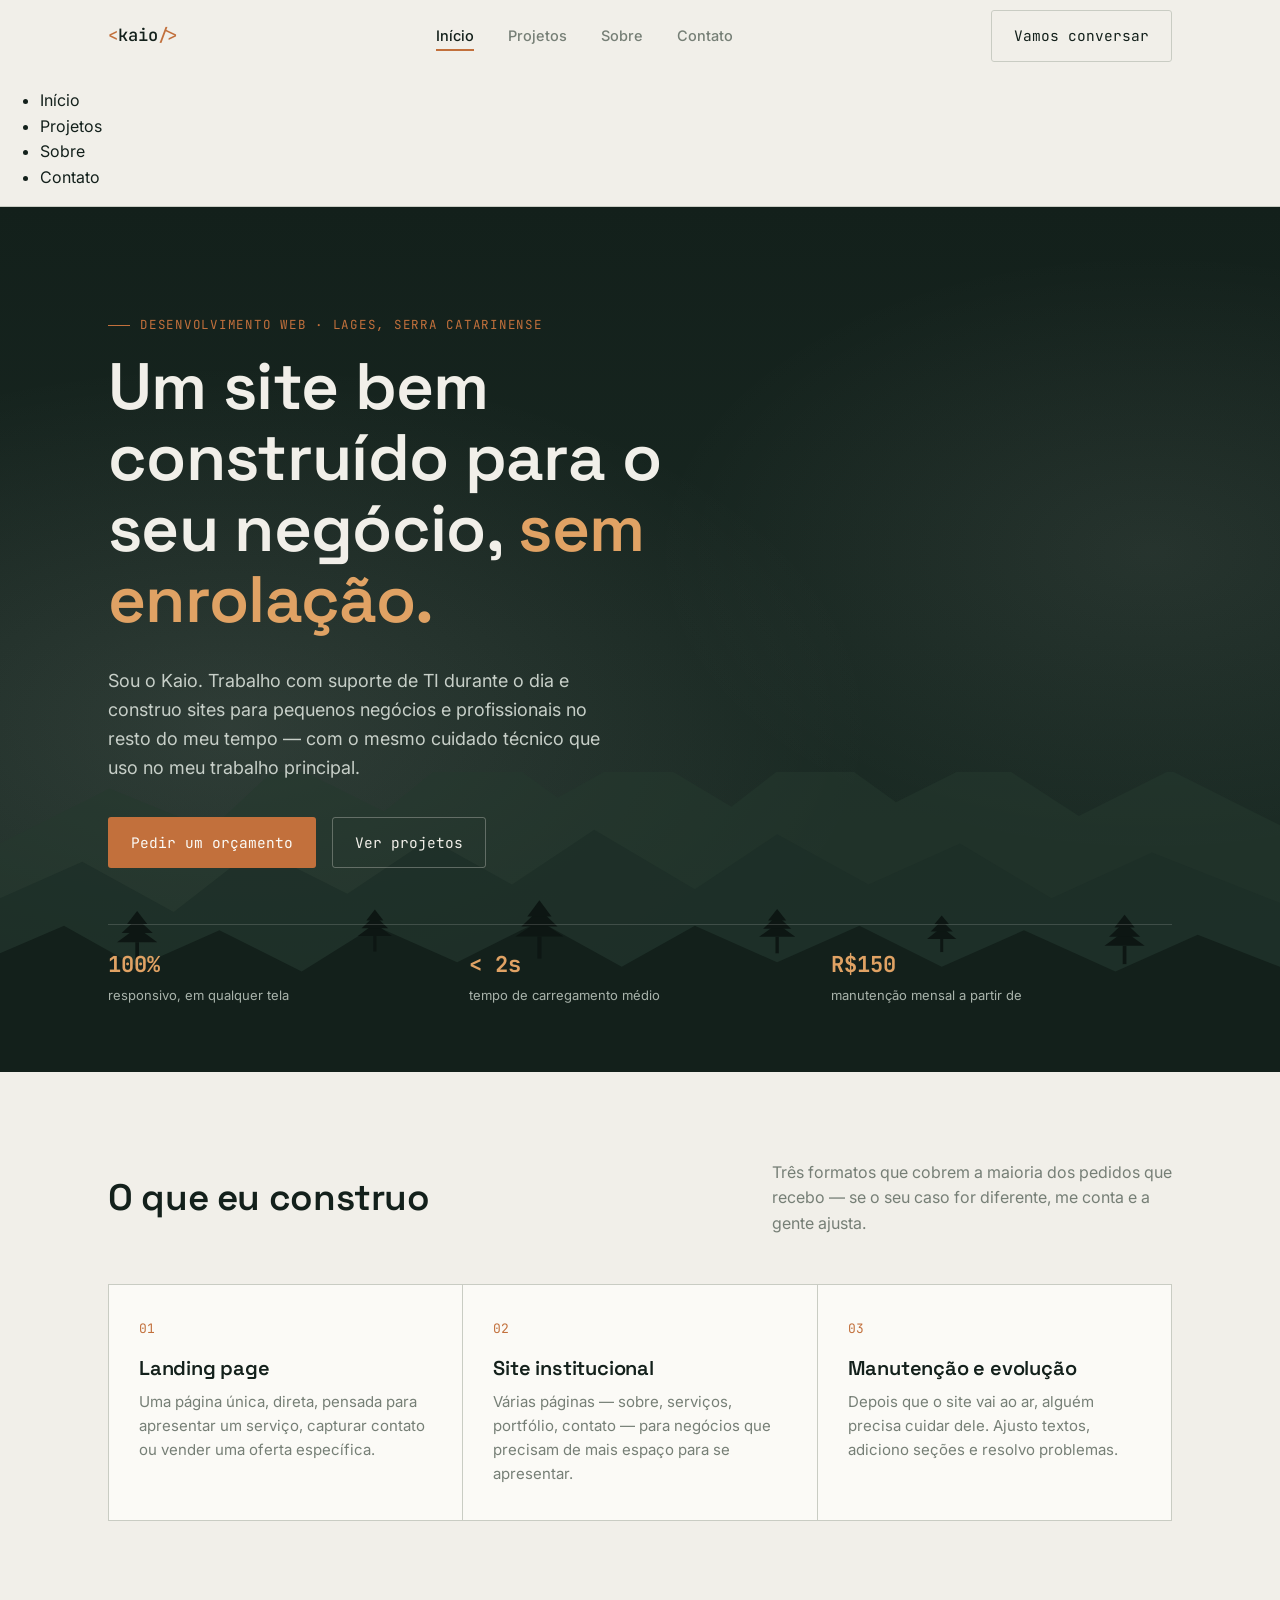
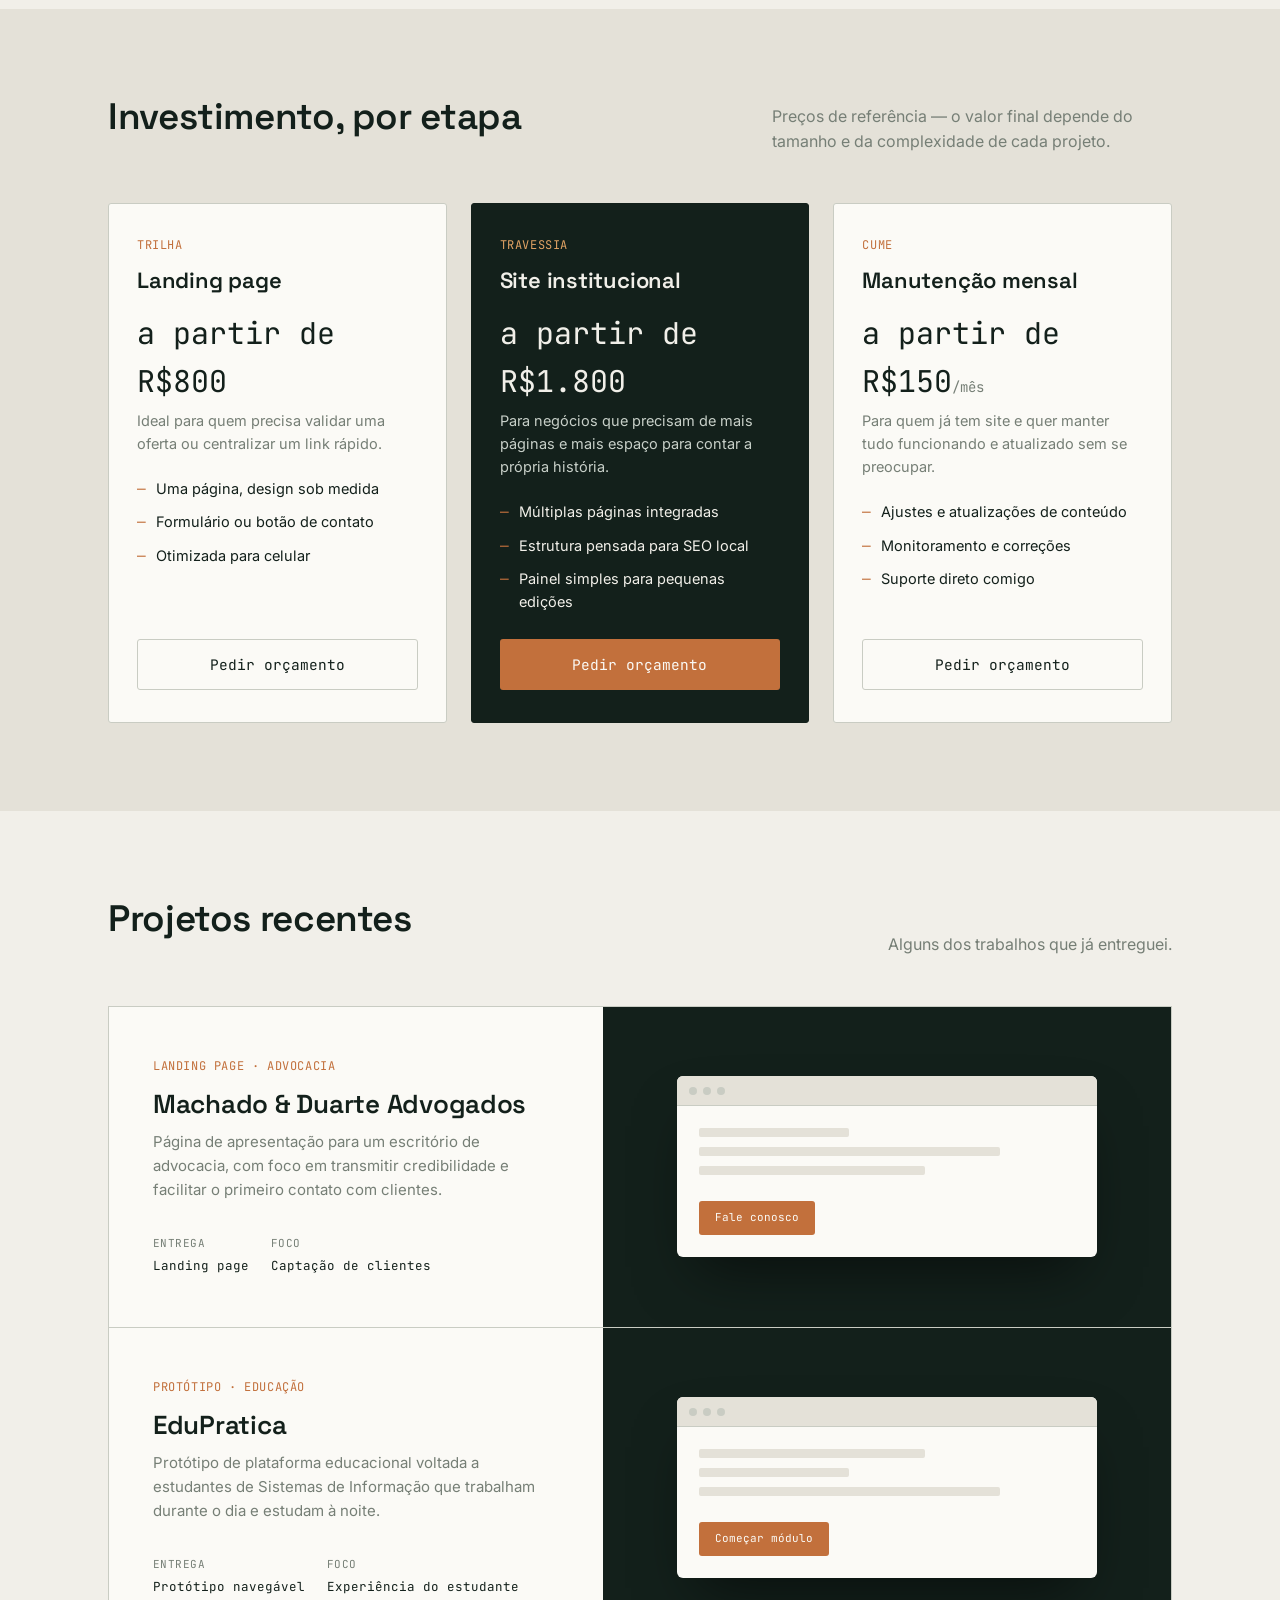
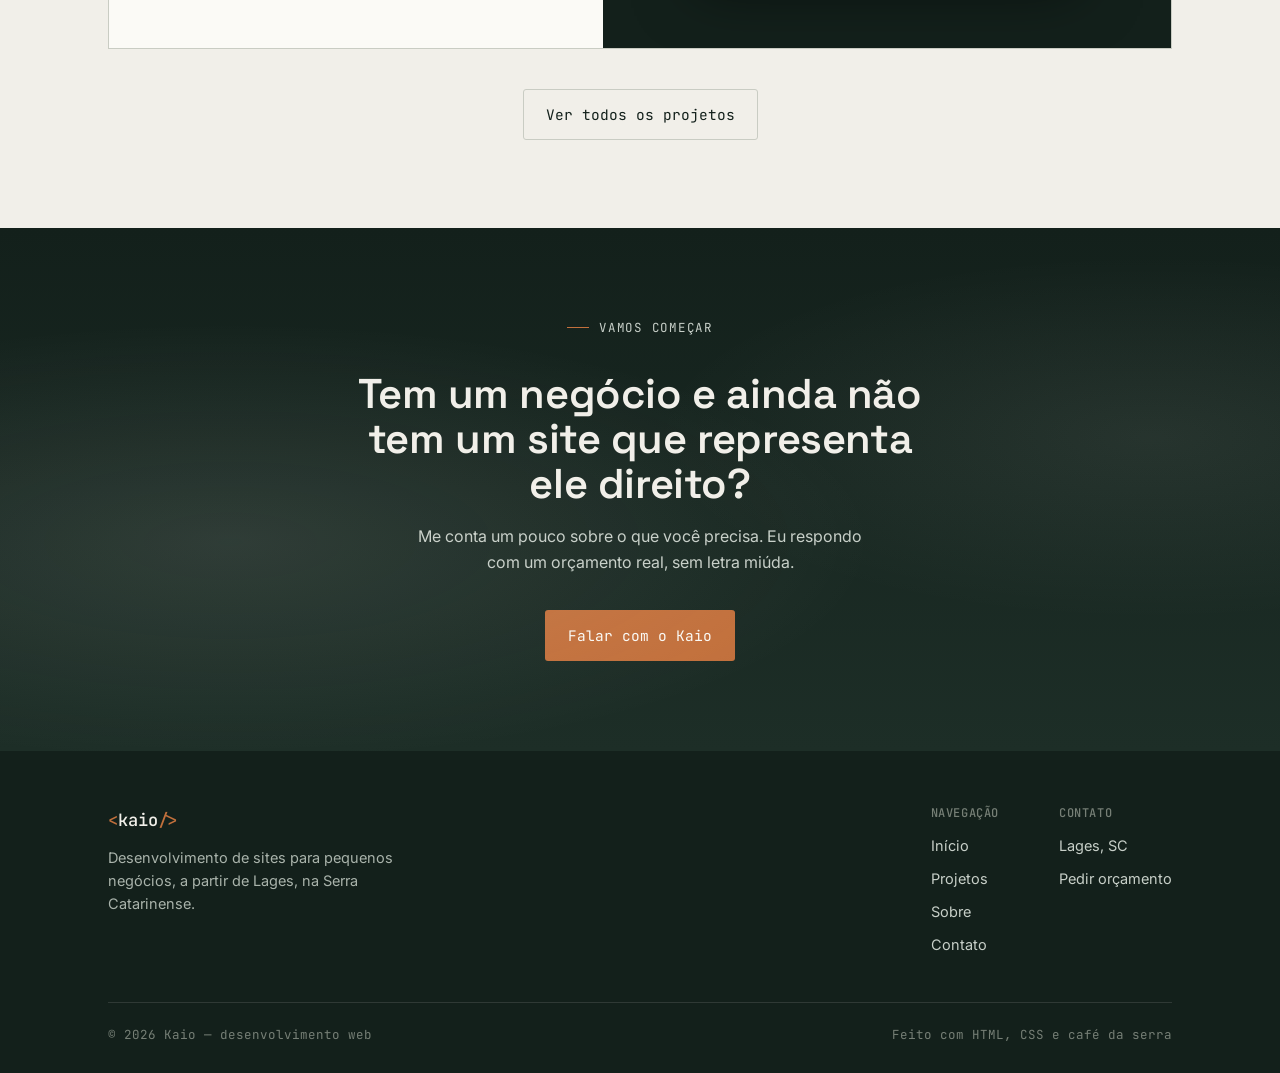
<file: index.html>
<!doctype html>
<html lang="pt-BR">
<head>
<meta charset="UTF-8">
<meta name="viewport" content="width=device-width, initial-scale=1.0">
<title>Kaio — desenvolvimento de sites em Lages, SC</title>
<meta name="description" content="Sites rápidos, bem construídos e sob medida para pequenos negócios e profissionais da Serra Catarinense.">
<link rel="preconnect" href="https://fonts.googleapis.com">
<link rel="stylesheet" href="style.css">
</head>
<body>

<header class="site-header">
  <nav class="container nav">
    <a href="index.html" class="logo"><span class="brk">&lt;</span>kaio<span class="brk">/&gt;</span></a>
    <ul class="nav-links">
      <li><a href="index.html" class="active">Início</a></li>
      <li><a href="portfolio.html">Projetos</a></li>
      <li><a href="sobre.html">Sobre</a></li>
      <li><a href="contato.html">Contato</a></li>
    </ul>
    <div class="nav-cta">
      <a href="contato.html" class="btn btn-ghost">Vamos conversar</a>
      <button class="nav-toggle" aria-label="Abrir menu" aria-expanded="false"><span></span></button>
    </div>
  </nav>
  <div class="mobile-menu">
    <ul>
      <li><a href="index.html">Início</a></li>
      <li><a href="portfolio.html">Projetos</a></li>
      <li><a href="sobre.html">Sobre</a></li>
      <li><a href="contato.html">Contato</a></li>
    </ul>
  </div>
</header>

<main>

  <!-- HERO -->
  <div class="ridge-wrap hero">
    <div class="mist"></div>
    <div class="container hero-inner">
      <p class="eyebrow">Desenvolvimento web · Lages, Serra Catarinense</p>
      <h1>Um site bem construído para o seu negócio, <em>sem enrolação.</em></h1>
      <p class="hero-sub">Sou o Kaio. Trabalho com suporte de TI durante o dia e construo sites para pequenos negócios e profissionais no resto do meu tempo — com o mesmo cuidado técnico que uso no meu trabalho principal.</p>
      <div class="hero-actions">
        <a href="contato.html" class="btn btn-primary">Pedir um orçamento</a>
        <a href="portfolio.html" class="btn btn-on-dark">Ver projetos</a>
      </div>
      <div class="hero-stats">
        <div class="stat"><b>100%</b><span>responsivo, em qualquer tela</span></div>
        <div class="stat"><b>&lt; 2s</b><span>tempo de carregamento médio</span></div>
        <div class="stat"><b>R$150</b><span>manutenção mensal a partir de</span></div>
      </div>
    </div>
    <div class="ridge-svg">
      <svg viewBox="0 0 1400 460" preserveAspectRatio="xMidYMax slice" xmlns="http://www.w3.org/2000/svg" aria-hidden="true">
        <path d="M0,460 L0,210 L120,150 L230,195 L310,120 L420,175 L520,95 L610,160 L700,110 L800,170 L890,100 L980,165 L1080,115 L1180,180 L1280,130 L1400,190 L1400,460 Z" fill="#26392F" opacity="0.55"/>
        <path d="M0,460 L0,270 L90,230 L190,285 L280,215 L380,265 L470,205 L560,255 L650,195 L760,260 L850,200 L950,255 L1050,210 L1150,270 L1260,220 L1400,275 L1400,460 Z" fill="#1D2E27" opacity="0.75"/>
        <path d="M0,460 L0,330 L70,300 L150,345 L240,305 L330,350 L410,300 L500,340 L590,295 L680,345 L760,300 L850,340 L940,300 L1030,345 L1120,305 L1220,350 L1310,310 L1400,345 L1400,460 Z" fill="#13201B"/>
        <g fill="#0D1613">
          <g transform="translate(150,300)"><rect x="-2" y="18" width="4" height="20"/><path d="M-22,18 L22,18 L0,2 Z"/><path d="M-17,8 L17,8 L0,-8 Z"/><path d="M-11,-2 L11,-2 L0,-16 Z"/></g>
          <g transform="translate(410,296) scale(0.85)"><rect x="-2" y="18" width="4" height="20"/><path d="M-22,18 L22,18 L0,2 Z"/><path d="M-17,8 L17,8 L0,-8 Z"/><path d="M-11,-2 L11,-2 L0,-16 Z"/></g>
          <g transform="translate(590,292) scale(1.1)"><rect x="-2" y="18" width="4" height="22"/><path d="M-24,18 L24,18 L0,2 Z"/><path d="M-18,8 L18,8 L0,-9 Z"/><path d="M-12,-2 L12,-2 L0,-18 Z"/></g>
          <g transform="translate(850,296) scale(0.9)"><rect x="-2" y="18" width="4" height="20"/><path d="M-22,18 L22,18 L0,2 Z"/><path d="M-17,8 L17,8 L0,-8 Z"/><path d="M-11,-2 L11,-2 L0,-16 Z"/></g>
          <g transform="translate(1030,300) scale(0.8)"><rect x="-2" y="18" width="4" height="18"/><path d="M-20,18 L20,18 L0,2 Z"/><path d="M-15,8 L15,8 L0,-7 Z"/><path d="M-10,-2 L10,-2 L0,-14 Z"/></g>
          <g transform="translate(1230,304) scale(1)"><rect x="-2" y="18" width="4" height="20"/><path d="M-22,18 L22,18 L0,2 Z"/><path d="M-17,8 L17,8 L0,-8 Z"/><path d="M-11,-2 L11,-2 L0,-16 Z"/></g>
        </g>
      </svg>
    </div>
  </div>

  <!-- SERVIÇOS -->
  <section id="servicos">
    <div class="container">
      <div class="section-head">
        <h2>O que eu construo</h2>
        <p>Três formatos que cobrem a maioria dos pedidos que recebo — se o seu caso for diferente, me conta e a gente ajusta.</p>
      </div>
      <div class="services">
        <div class="service-card">
          <span class="num">01</span>
          <h3>Landing page</h3>
          <p>Uma página única, direta, pensada para apresentar um serviço, capturar contato ou vender uma oferta específica.</p>
        </div>
        <div class="service-card">
          <span class="num">02</span>
          <h3>Site institucional</h3>
          <p>Várias páginas — sobre, serviços, portfólio, contato — para negócios que precisam de mais espaço para se apresentar.</p>
        </div>
        <div class="service-card">
          <span class="num">03</span>
          <h3>Manutenção e evolução</h3>
          <p>Depois que o site vai ao ar, alguém precisa cuidar dele. Ajusto textos, adiciono seções e resolvo problemas.</p>
        </div>
      </div>
    </div>
  </section>

  <!-- PREÇOS -->
  <section class="on-fog-dim" id="precos">
    <div class="container">
      <div class="section-head">
        <h2>Investimento, por etapa</h2>
        <p>Preços de referência — o valor final depende do tamanho e da complexidade de cada projeto.</p>
      </div>
      <div class="trail">
        <div class="trail-tier">
          <span class="trail-mark">Trilha</span>
          <h3>Landing page</h3>
          <div class="trail-price">a partir de R$800</div>
          <p class="trail-desc">Ideal para quem precisa validar uma oferta ou centralizar um link rápido.</p>
          <ul class="trail-list">
            <li>Uma página, design sob medida</li>
            <li>Formulário ou botão de contato</li>
            <li>Otimizada para celular</li>
          </ul>
          <a href="contato.html" class="btn btn-ghost">Pedir orçamento</a>
        </div>
        <div class="trail-tier is-featured">
          <span class="trail-mark">Travessia</span>
          <h3>Site institucional</h3>
          <div class="trail-price">a partir de R$1.800</div>
          <p class="trail-desc">Para negócios que precisam de mais páginas e mais espaço para contar a própria história.</p>
          <ul class="trail-list">
            <li>Múltiplas páginas integradas</li>
            <li>Estrutura pensada para SEO local</li>
            <li>Painel simples para pequenas edições</li>
          </ul>
          <a href="contato.html" class="btn btn-primary">Pedir orçamento</a>
        </div>
        <div class="trail-tier">
          <span class="trail-mark">Cume</span>
          <h3>Manutenção mensal</h3>
          <div class="trail-price">a partir de R$150<span>/mês</span></div>
          <p class="trail-desc">Para quem já tem site e quer manter tudo funcionando e atualizado sem se preocupar.</p>
          <ul class="trail-list">
            <li>Ajustes e atualizações de conteúdo</li>
            <li>Monitoramento e correções</li>
            <li>Suporte direto comigo</li>
          </ul>
          <a href="contato.html" class="btn btn-ghost">Pedir orçamento</a>
        </div>
      </div>
    </div>
  </section>

  <!-- PORTFOLIO PREVIEW -->
  <section id="projetos-preview">
    <div class="container">
      <div class="section-head">
        <h2>Projetos recentes</h2>
        <p>Alguns dos trabalhos que já entreguei.</p>
      </div>
    </div>
    <div class="container">
      <div class="case-list">
        <div class="case">
          <div class="case-info">
            <span class="case-tag">Landing page · Advocacia</span>
            <h3>Machado &amp; Duarte Advogados</h3>
            <p>Página de apresentação para um escritório de advocacia, com foco em transmitir credibilidade e facilitar o primeiro contato com clientes.</p>
            <div class="case-meta">
              <div><span>Entrega</span>Landing page</div>
              <div><span>Foco</span>Captação de clientes</div>
            </div>
          </div>
          <div class="case-visual">
            <div class="mock-browser">
              <div class="mock-bar"><i></i><i></i><i></i></div>
              <div class="mock-body">
                <div class="mock-line w40"></div>
                <div class="mock-line w80"></div>
                <div class="mock-line w60"></div>
                <span class="mock-btn">Fale conosco</span>
              </div>
            </div>
          </div>
        </div>
        <div class="case">
          <div class="case-info">
            <span class="case-tag">Protótipo · Educação</span>
            <h3>EduPratica</h3>
            <p>Protótipo de plataforma educacional voltada a estudantes de Sistemas de Informação que trabalham durante o dia e estudam à noite.</p>
            <div class="case-meta">
              <div><span>Entrega</span>Protótipo navegável</div>
              <div><span>Foco</span>Experiência do estudante</div>
            </div>
          </div>
          <div class="case-visual">
            <div class="mock-browser">
              <div class="mock-bar"><i></i><i></i><i></i></div>
              <div class="mock-body">
                <div class="mock-line w60"></div>
                <div class="mock-line w40"></div>
                <div class="mock-line w80"></div>
                <span class="mock-btn">Começar módulo</span>
              </div>
            </div>
          </div>
        </div>
      </div>
    </div>
    <div class="container text-center" style="margin-top: 40px;">
      <a href="portfolio.html" class="btn btn-ghost">Ver todos os projetos</a>
    </div>
  </section>

  <!-- CTA FINAL -->
  <div class="ridge-wrap">
    <div class="mist"></div>
    <div class="container cta-block">
      <p class="eyebrow" style="justify-content:center;">Vamos começar</p>
      <h2 style="color:var(--fog);">Tem um negócio e ainda não tem um site que representa ele direito?</h2>
      <p>Me conta um pouco sobre o que você precisa. Eu respondo com um orçamento real, sem letra miúda.</p>
      <div class="hero-actions">
        <a href="contato.html" class="btn btn-primary">Falar com o Kaio</a>
      </div>
    </div>
  </div>

</main>

<footer>
  <div class="container">
    <div class="footer-top">
      <div class="footer-brand">
        <a href="index.html" class="logo"><span class="brk">&lt;</span>kaio<span class="brk">/&gt;</span></a>
        <p>Desenvolvimento de sites para pequenos negócios, a partir de Lages, na Serra Catarinense.</p>
      </div>
      <div class="footer-cols">
        <div class="footer-col">
          <h4>Navegação</h4>
          <a href="index.html">Início</a>
          <a href="portfolio.html">Projetos</a>
          <a href="sobre.html">Sobre</a>
          <a href="contato.html">Contato</a>
        </div>
        <div class="footer-col">
          <h4>Contato</h4>
          <span>Lages, SC</span>
          <a href="contato.html">Pedir orçamento</a>
        </div>
      </div>
    </div>
    <div class="footer-bottom">
      <span>© <span class="js-year">2026</span> Kaio — desenvolvimento web</span>
      <span>Feito com HTML, CSS e café da serra</span>
    </div>
  </div>
</footer>

<script src="script.js"></script>
</body>
</html>
</file>
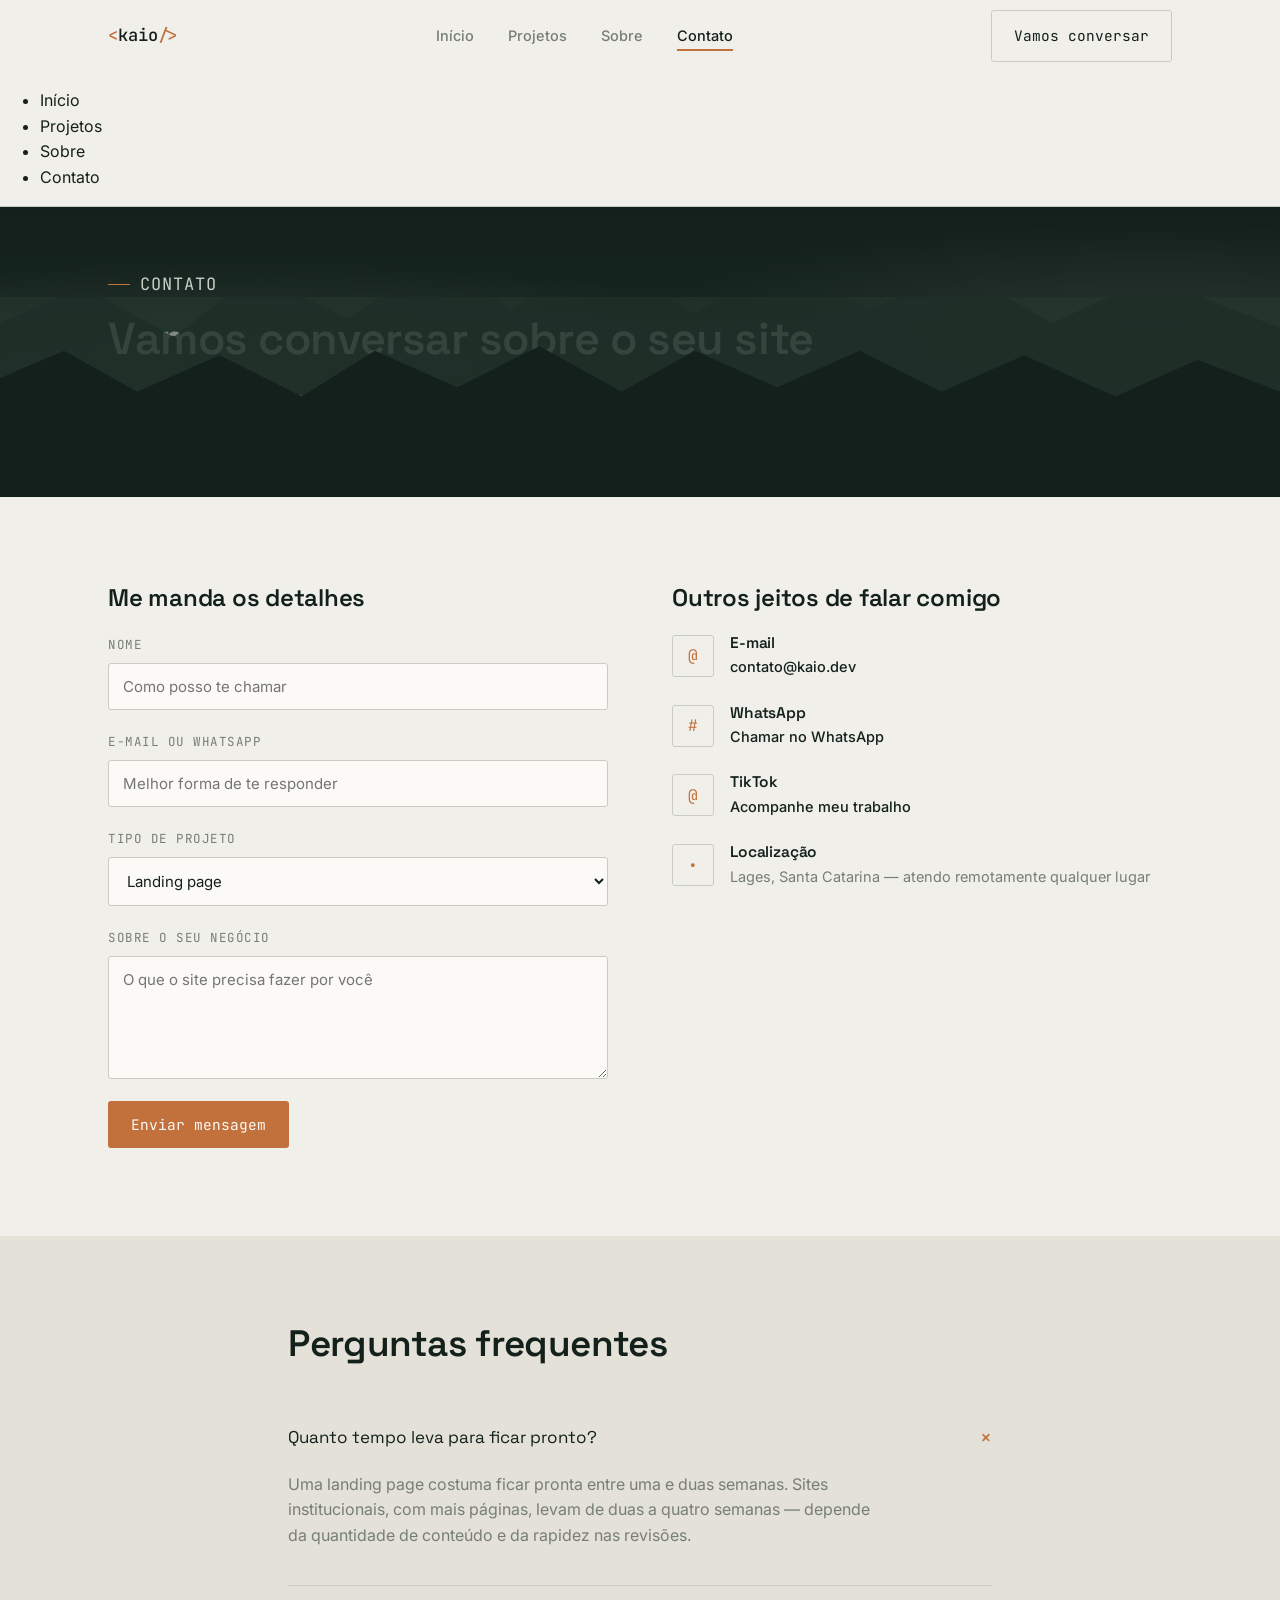
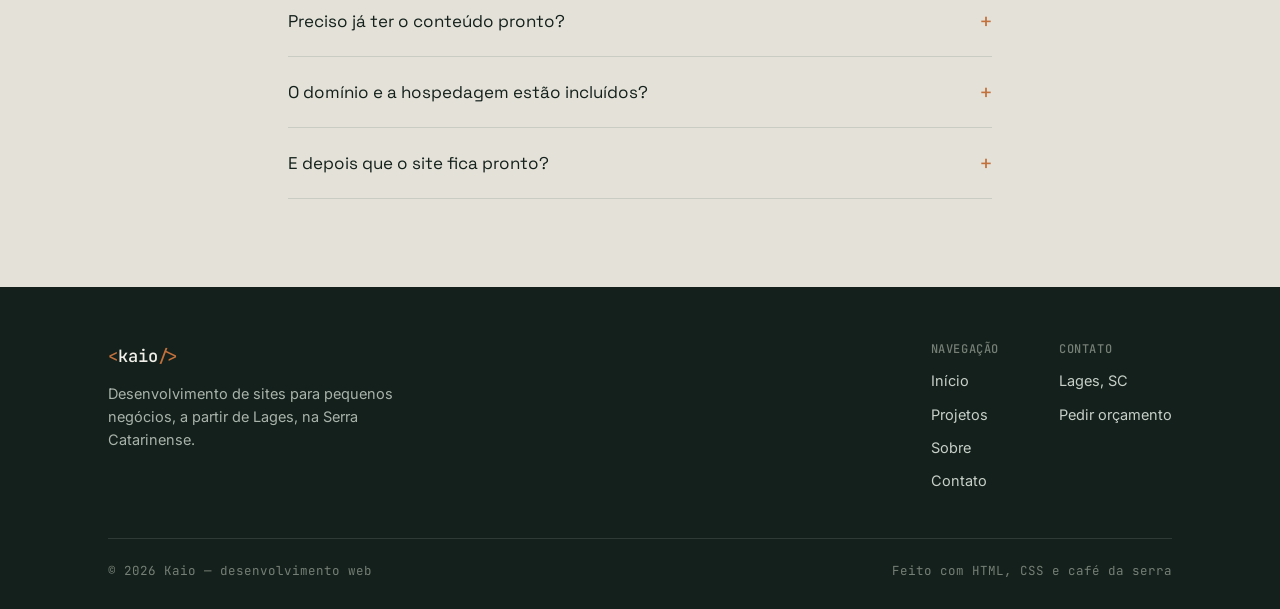
<file: contato.html>
<!doctype html>
<html lang="pt-BR">
<head>
<meta charset="UTF-8">
<meta name="viewport" content="width=device-width, initial-scale=1.0">
<title>Contato — Kaio</title>
<meta name="description" content="Fale com o Kaio para pedir um orçamento de site.">
<link rel="preconnect" href="https://fonts.googleapis.com">
<link rel="stylesheet" href="style.css">
</head>
<body>

<header class="site-header">
  <nav class="container nav">
    <a href="index.html" class="logo"><span class="brk">&lt;</span>kaio<span class="brk">/&gt;</span></a>
    <ul class="nav-links">
      <li><a href="index.html">Início</a></li>
      <li><a href="portfolio.html">Projetos</a></li>
      <li><a href="sobre.html">Sobre</a></li>
      <li><a href="contato.html" class="active">Contato</a></li>
    </ul>
    <div class="nav-cta">
      <a href="contato.html" class="btn btn-ghost">Vamos conversar</a>
      <button class="nav-toggle" aria-label="Abrir menu" aria-expanded="false"><span></span></button>
    </div>
  </nav>
  <div class="mobile-menu">
    <ul>
      <li><a href="index.html">Início</a></li>
      <li><a href="portfolio.html">Projetos</a></li>
      <li><a href="sobre.html">Sobre</a></li>
      <li><a href="contato.html">Contato</a></li>
    </ul>
  </div>
</header>

<main>

  <div class="ridge-wrap page-banner">
    <div class="mist"></div>
    <div class="container">
      <p class="eyebrow">Contato</p>
      <h1>Vamos conversar sobre o seu site</h1>
      <p>Conta um pouco sobre o seu negócio e o que você precisa. Eu costumo responder em até um dia útil.</p>
    </div>
    <div class="ridge-svg">
      <svg viewBox="0 0 1400 460" preserveAspectRatio="xMidYMax slice" xmlns="http://www.w3.org/2000/svg" aria-hidden="true">
        <path d="M0,460 L0,210 L120,150 L230,195 L310,120 L420,175 L520,95 L610,160 L700,110 L800,170 L890,100 L980,165 L1080,115 L1180,180 L1280,130 L1400,190 L1400,460 Z" fill="#26392F" opacity="0.55"/>
        <path d="M0,460 L0,270 L90,230 L190,285 L280,215 L380,265 L470,205 L560,255 L650,195 L760,260 L850,200 L950,255 L1050,210 L1150,270 L1260,220 L1400,275 L1400,460 Z" fill="#1D2E27" opacity="0.75"/>
        <path d="M0,460 L0,330 L70,300 L150,345 L240,305 L330,350 L410,300 L500,340 L590,295 L680,345 L760,300 L850,340 L940,300 L1030,345 L1120,305 L1220,350 L1310,310 L1400,345 L1400,460 Z" fill="#13201B"/>
      </svg>
    </div>
  </div>

  <section>
    <div class="container contact-grid">
      <div>
        <h2 style="font-size:1.5rem; margin-bottom:24px;">Me manda os detalhes</h2>
        <form id="contact-form" onsubmit="return false;">
          <div class="field">
            <label for="nome">Nome</label>
            <input type="text" id="nome" name="nome" placeholder="Como posso te chamar" required>
          </div>
          <div class="field">
            <label for="contato-info">E-mail ou WhatsApp</label>
            <input type="text" id="contato-info" name="contato-info" placeholder="Melhor forma de te responder" required>
          </div>
          <div class="field">
            <label for="tipo">Tipo de projeto</label>
            <select id="tipo" name="tipo">
              <option>Landing page</option>
              <option>Site institucional</option>
              <option>Manutenção de site existente</option>
              <option>Ainda não sei</option>
            </select>
          </div>
          <div class="field">
            <label for="mensagem">Sobre o seu negócio</label>
            <textarea id="mensagem" name="mensagem" rows="5" placeholder="O que o site precisa fazer por você"></textarea>
          </div>
          <button type="submit" class="btn btn-primary">Enviar mensagem</button>
        </form>
      </div>

      <div>
        <h2 style="font-size:1.5rem; margin-bottom:24px;">Outros jeitos de falar comigo</h2>
        <div class="contact-info">
          <div class="contact-info-item">
            <div class="ico">@</div>
            <div>
              <h4>E-mail</h4>
              <p><a href="mailto:contato@kaio.dev">contato@kaio.dev</a></p>
            </div>
          </div>
          <div class="contact-info-item">
            <div class="ico">#</div>
            <div>
              <h4>WhatsApp</h4>
              <p><a href="#">Chamar no WhatsApp</a></p>
            </div>
          </div>
          <div class="contact-info-item">
            <div class="ico">@</div>
            <div>
              <h4>TikTok</h4>
              <p><a href="#">Acompanhe meu trabalho</a></p>
            </div>
          </div>
          <div class="contact-info-item">
            <div class="ico">•</div>
            <div>
              <h4>Localização</h4>
              <p>Lages, Santa Catarina — atendo remotamente qualquer lugar</p>
            </div>
          </div>
        </div>
      </div>
    </div>
  </section>

  <section class="on-fog-dim">
    <div class="container" style="max-width:760px;">
      <div class="section-head" style="margin-bottom:20px;">
        <h2>Perguntas frequentes</h2>
      </div>

      <div class="faq-item is-open">
        <button class="faq-q">Quanto tempo leva para ficar pronto?
          <span class="plus">+</span>
        </button>
        <div class="faq-a" style="max-height:200px;">
          <p>Uma landing page costuma ficar pronta entre uma e duas semanas. Sites institucionais, com mais páginas, levam de duas a quatro semanas — depende da quantidade de conteúdo e da rapidez nas revisões.</p>
        </div>
      </div>

      <div class="faq-item">
        <button class="faq-q">Preciso já ter o conteúdo pronto?
          <span class="plus">+</span>
        </button>
        <div class="faq-a">
          <p>Ajuda, mas não é obrigatório. Posso te ajudar a organizar os textos e escolher o que faz sentido mostrar — só peço que você revise o que for específico do seu negócio, como preços e informações de contato.</p>
        </div>
      </div>

      <div class="faq-item">
        <button class="faq-q">O domínio e a hospedagem estão incluídos?
          <span class="plus">+</span>
        </button>
        <div class="faq-a">
          <p>Não fazem parte do valor do desenvolvimento, mas eu te oriento na escolha e cuido da configuração para que tudo funcione certinho quando o site for ao ar.</p>
        </div>
      </div>

      <div class="faq-item">
        <button class="faq-q">E depois que o site fica pronto?
          <span class="plus">+</span>
        </button>
        <div class="faq-a">
          <p>Você pode seguir sozinho ou contratar a manutenção mensal, em que eu cuido de atualizações, pequenos ajustes e qualquer problema que aparecer.</p>
        </div>
      </div>
    </div>
  </section>

</main>

<footer>
  <div class="container">
    <div class="footer-top">
      <div class="footer-brand">
        <a href="index.html" class="logo"><span class="brk">&lt;</span>kaio<span class="brk">/&gt;</span></a>
        <p>Desenvolvimento de sites para pequenos negócios, a partir de Lages, na Serra Catarinense.</p>
      </div>
      <div class="footer-cols">
        <div class="footer-col">
          <h4>Navegação</h4>
          <a href="index.html">Início</a>
          <a href="portfolio.html">Projetos</a>
          <a href="sobre.html">Sobre</a>
          <a href="contato.html">Contato</a>
        </div>
        <div class="footer-col">
          <h4>Contato</h4>
          <span>Lages, SC</span>
          <a href="contato.html">Pedir orçamento</a>
        </div>
      </div>
    </div>
    <div class="footer-bottom">
      <span>© <span class="js-year">2026</span> Kaio — desenvolvimento web</span>
      <span>Feito com HTML, CSS e café da serra</span>
    </div>
  </div>
</footer>

<script src="script.js"></script>
</body>
</html>
</file>
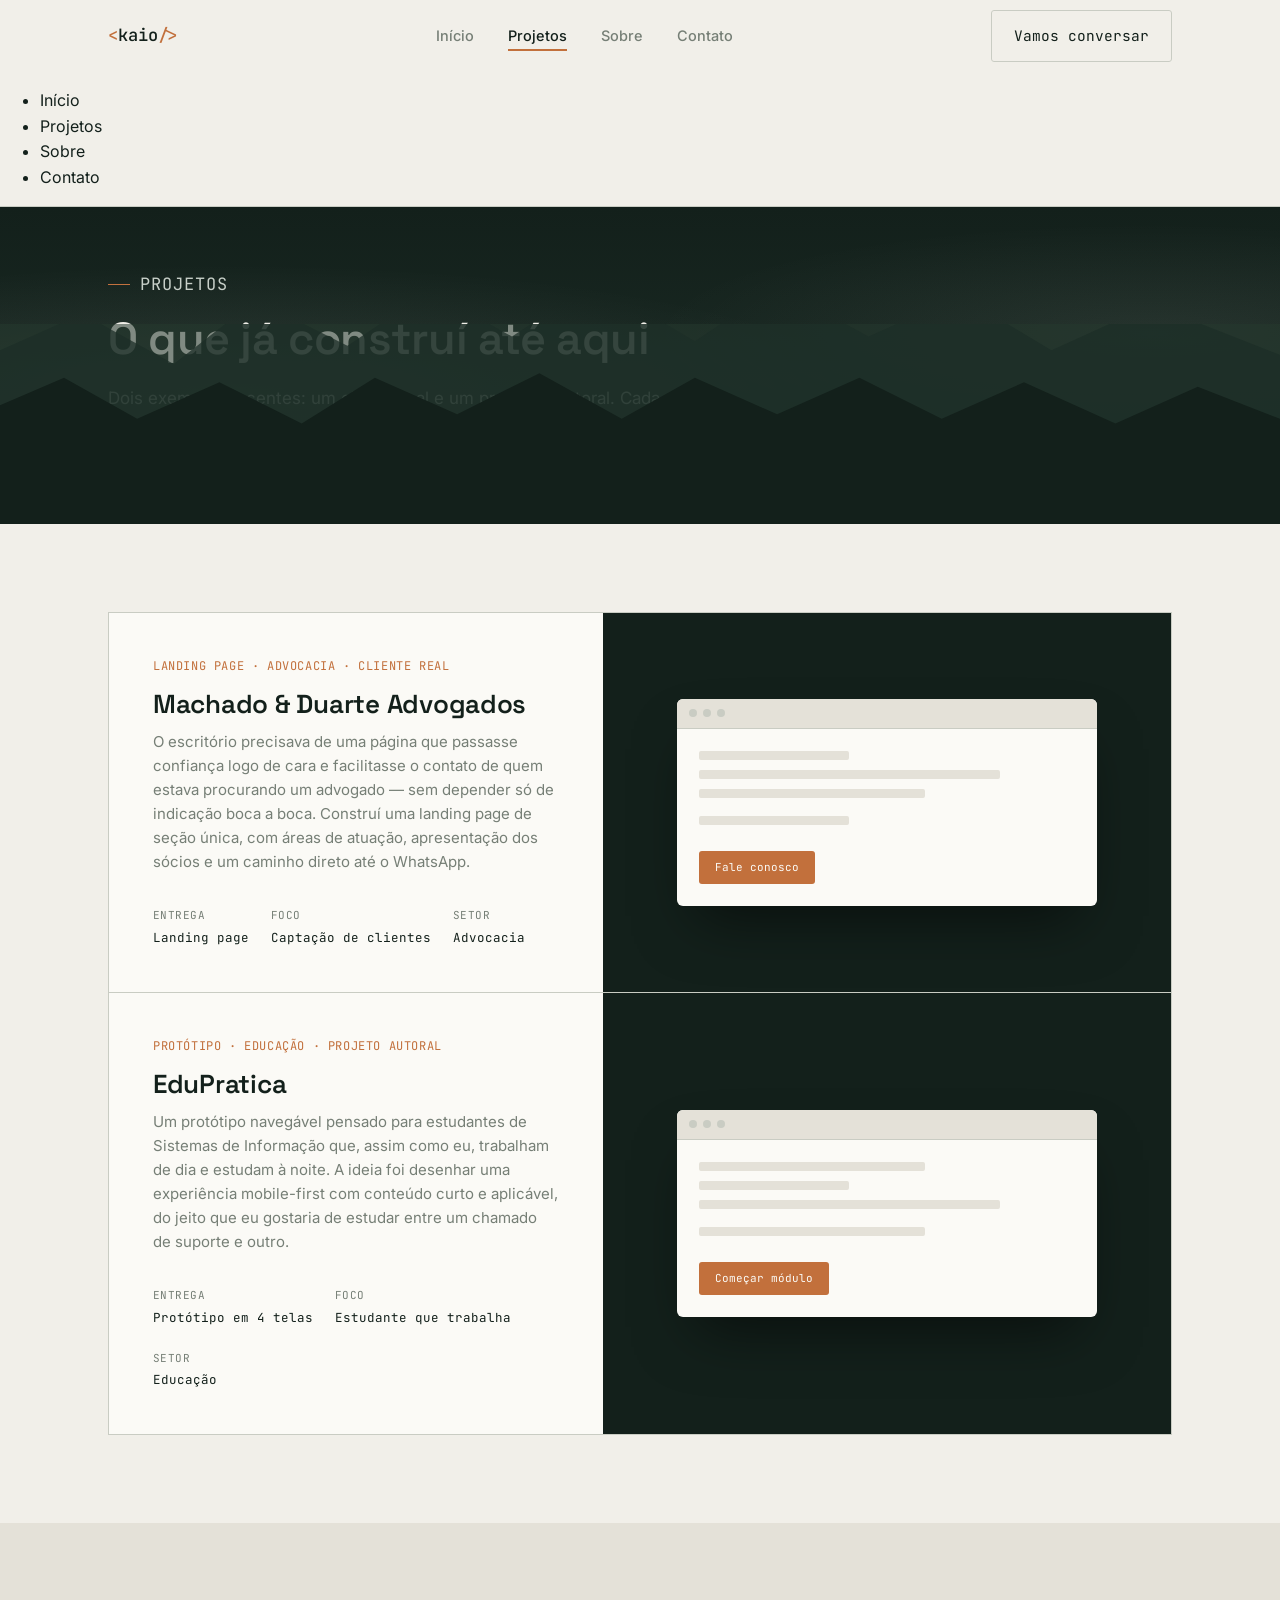
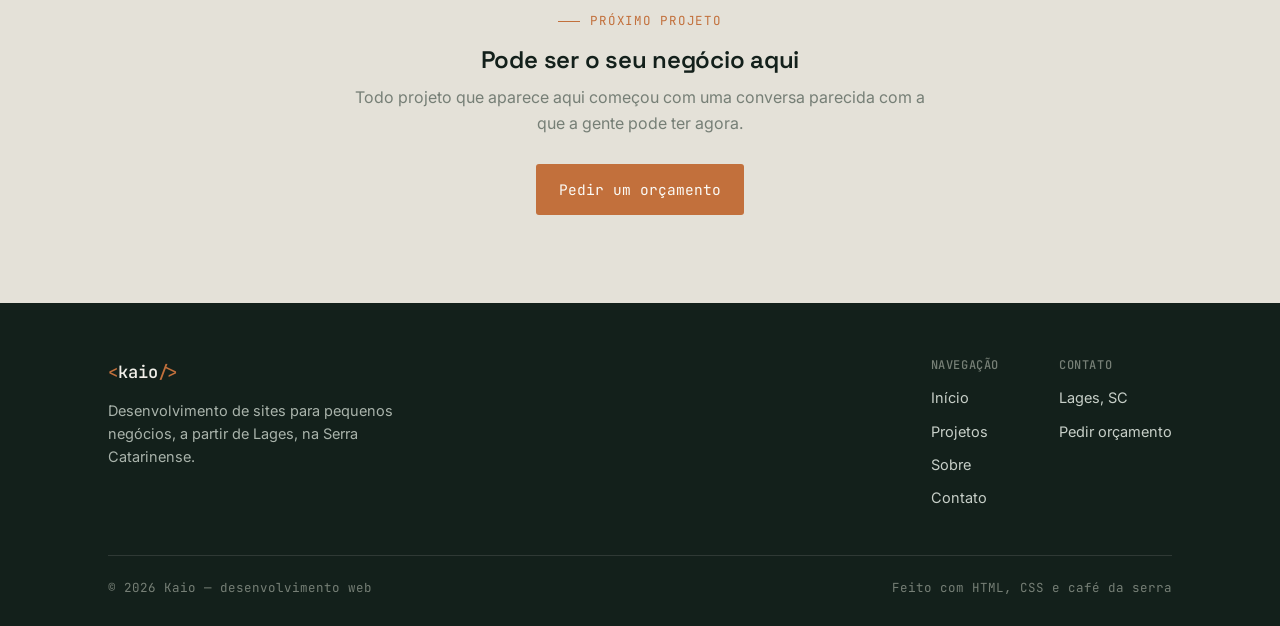
<file: portfolio.html>
<!doctype html>
<html lang="pt-BR">
<head>
<meta charset="UTF-8">
<meta name="viewport" content="width=device-width, initial-scale=1.0">
<title>Projetos — Kaio</title>
<meta name="description" content="Projetos de sites e protótipos desenvolvidos pelo Kaio.">
<link rel="preconnect" href="https://fonts.googleapis.com">
<link rel="stylesheet" href="style.css">
</head>
<body>

<header class="site-header">
  <nav class="container nav">
    <a href="index.html" class="logo"><span class="brk">&lt;</span>kaio<span class="brk">/&gt;</span></a>
    <ul class="nav-links">
      <li><a href="index.html">Início</a></li>
      <li><a href="portfolio.html" class="active">Projetos</a></li>
      <li><a href="sobre.html">Sobre</a></li>
      <li><a href="contato.html">Contato</a></li>
    </ul>
    <div class="nav-cta">
      <a href="contato.html" class="btn btn-ghost">Vamos conversar</a>
      <button class="nav-toggle" aria-label="Abrir menu" aria-expanded="false"><span></span></button>
    </div>
  </nav>
  <div class="mobile-menu">
    <ul>
      <li><a href="index.html">Início</a></li>
      <li><a href="portfolio.html">Projetos</a></li>
      <li><a href="sobre.html">Sobre</a></li>
      <li><a href="contato.html">Contato</a></li>
    </ul>
  </div>
</header>

<main>

  <div class="ridge-wrap page-banner">
    <div class="mist"></div>
    <div class="container">
      <p class="eyebrow">Projetos</p>
      <h1>O que já construí até aqui</h1>
      <p>Dois exemplos recentes: um cliente real e um protótipo autoral. Cada projeto começa do mesmo jeito — entendendo o que a pessoa do outro lado precisa resolver.</p>
    </div>
    <div class="ridge-svg">
      <svg viewBox="0 0 1400 460" preserveAspectRatio="xMidYMax slice" xmlns="http://www.w3.org/2000/svg" aria-hidden="true">
        <path d="M0,460 L0,210 L120,150 L230,195 L310,120 L420,175 L520,95 L610,160 L700,110 L800,170 L890,100 L980,165 L1080,115 L1180,180 L1280,130 L1400,190 L1400,460 Z" fill="#26392F" opacity="0.55"/>
        <path d="M0,460 L0,270 L90,230 L190,285 L280,215 L380,265 L470,205 L560,255 L650,195 L760,260 L850,200 L950,255 L1050,210 L1150,270 L1260,220 L1400,275 L1400,460 Z" fill="#1D2E27" opacity="0.75"/>
        <path d="M0,460 L0,330 L70,300 L150,345 L240,305 L330,350 L410,300 L500,340 L590,295 L680,345 L760,300 L850,340 L940,300 L1030,345 L1120,305 L1220,350 L1310,310 L1400,345 L1400,460 Z" fill="#13201B"/>
      </svg>
    </div>
  </div>

  <section>
    <div class="container">
      <div class="case-list">

        <div class="case">
          <div class="case-info">
            <span class="case-tag">Landing page · Advocacia · Cliente real</span>
            <h3>Machado &amp; Duarte Advogados</h3>
            <p>O escritório precisava de uma página que passasse confiança logo de cara e facilitasse o contato de quem estava procurando um advogado — sem depender só de indicação boca a boca. Construí uma landing page de seção única, com áreas de atuação, apresentação dos sócios e um caminho direto até o WhatsApp.</p>
            <div class="case-meta">
              <div><span>Entrega</span>Landing page</div>
              <div><span>Foco</span>Captação de clientes</div>
              <div><span>Setor</span>Advocacia</div>
            </div>
          </div>
          <div class="case-visual">
            <div class="mock-browser">
              <div class="mock-bar"><i></i><i></i><i></i></div>
              <div class="mock-body">
                <div class="mock-line w40"></div>
                <div class="mock-line w80"></div>
                <div class="mock-line w60"></div>
                <div class="mock-line w40" style="margin-top:18px;"></div>
                <span class="mock-btn">Fale conosco</span>
              </div>
            </div>
          </div>
        </div>

        <div class="case">
          <div class="case-info">
            <span class="case-tag">Protótipo · Educação · Projeto autoral</span>
            <h3>EduPratica</h3>
            <p>Um protótipo navegável pensado para estudantes de Sistemas de Informação que, assim como eu, trabalham de dia e estudam à noite. A ideia foi desenhar uma experiência mobile-first com conteúdo curto e aplicável, do jeito que eu gostaria de estudar entre um chamado de suporte e outro.</p>
            <div class="case-meta">
              <div><span>Entrega</span>Protótipo em 4 telas</div>
              <div><span>Foco</span>Estudante que trabalha</div>
              <div><span>Setor</span>Educação</div>
            </div>
          </div>
          <div class="case-visual">
            <div class="mock-browser">
              <div class="mock-bar"><i></i><i></i><i></i></div>
              <div class="mock-body">
                <div class="mock-line w60"></div>
                <div class="mock-line w40"></div>
                <div class="mock-line w80"></div>
                <div class="mock-line w60" style="margin-top:18px;"></div>
                <span class="mock-btn">Começar módulo</span>
              </div>
            </div>
          </div>
        </div>

      </div>
    </div>
  </section>

  <section class="on-fog-dim">
    <div class="container text-center" style="max-width:640px; margin:0 auto;">
      <p class="eyebrow" style="justify-content:center;">Próximo projeto</p>
      <h2>Pode ser o seu negócio aqui</h2>
      <p style="color:var(--stone); margin-bottom:28px;">Todo projeto que aparece aqui começou com uma conversa parecida com a que a gente pode ter agora.</p>
      <a href="contato.html" class="btn btn-primary">Pedir um orçamento</a>
    </div>
  </section>

</main>

<footer>
  <div class="container">
    <div class="footer-top">
      <div class="footer-brand">
        <a href="index.html" class="logo"><span class="brk">&lt;</span>kaio<span class="brk">/&gt;</span></a>
        <p>Desenvolvimento de sites para pequenos negócios, a partir de Lages, na Serra Catarinense.</p>
      </div>
      <div class="footer-cols">
        <div class="footer-col">
          <h4>Navegação</h4>
          <a href="index.html">Início</a>
          <a href="portfolio.html">Projetos</a>
          <a href="sobre.html">Sobre</a>
          <a href="contato.html">Contato</a>
        </div>
        <div class="footer-col">
          <h4>Contato</h4>
          <span>Lages, SC</span>
          <a href="contato.html">Pedir orçamento</a>
        </div>
      </div>
    </div>
    <div class="footer-bottom">
      <span>© <span class="js-year">2026</span> Kaio — desenvolvimento web</span>
      <span>Feito com HTML, CSS e café da serra</span>
    </div>
  </div>
</footer>

<script src="script.js"></script>
</body>
</html>
</file>
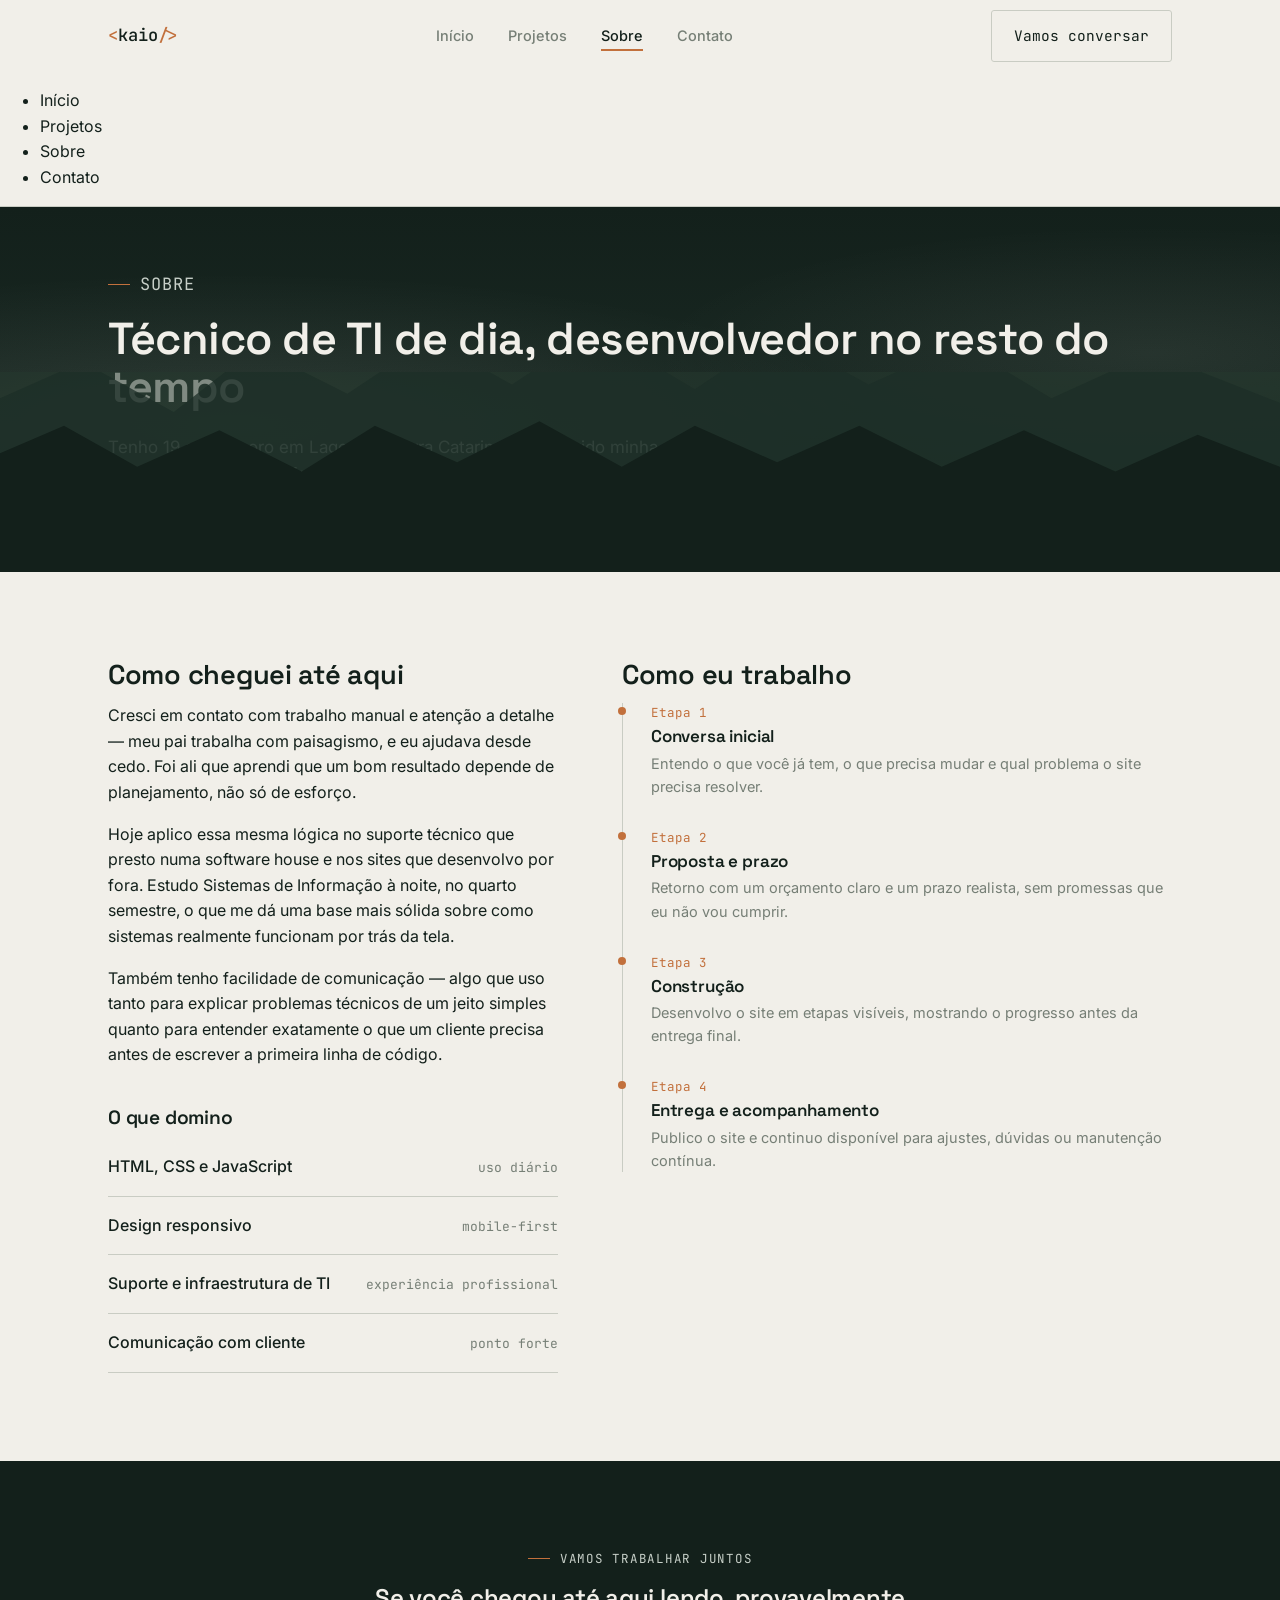
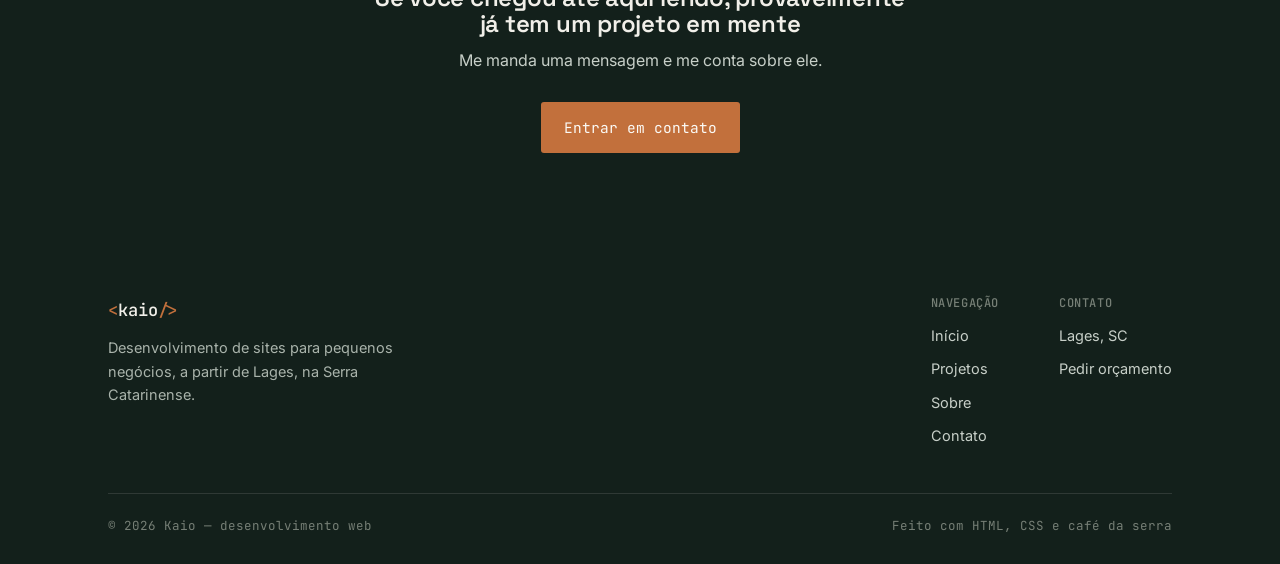
<file: sobre.html>
<!doctype html>
<html lang="pt-BR">
<head>
<meta charset="UTF-8">
<meta name="viewport" content="width=device-width, initial-scale=1.0">
<title>Sobre — Kaio</title>
<meta name="description" content="Quem é o Kaio: técnico de TI, estudante de Sistemas de Informação e desenvolvedor de sites em Lages, SC.">
<link rel="preconnect" href="https://fonts.googleapis.com">
<link rel="stylesheet" href="style.css">
</head>
<body>

<header class="site-header">
  <nav class="container nav">
    <a href="index.html" class="logo"><span class="brk">&lt;</span>kaio<span class="brk">/&gt;</span></a>
    <ul class="nav-links">
      <li><a href="index.html">Início</a></li>
      <li><a href="portfolio.html">Projetos</a></li>
      <li><a href="sobre.html" class="active">Sobre</a></li>
      <li><a href="contato.html">Contato</a></li>
    </ul>
    <div class="nav-cta">
      <a href="contato.html" class="btn btn-ghost">Vamos conversar</a>
      <button class="nav-toggle" aria-label="Abrir menu" aria-expanded="false"><span></span></button>
    </div>
  </nav>
  <div class="mobile-menu">
    <ul>
      <li><a href="index.html">Início</a></li>
      <li><a href="portfolio.html">Projetos</a></li>
      <li><a href="sobre.html">Sobre</a></li>
      <li><a href="contato.html">Contato</a></li>
    </ul>
  </div>
</header>

<main>

  <div class="ridge-wrap page-banner">
    <div class="mist"></div>
    <div class="container">
      <p class="eyebrow">Sobre</p>
      <h1>Técnico de TI de dia, desenvolvedor no resto do tempo</h1>
      <p>Tenho 19 anos, moro em Lages, na Serra Catarinense, e divido minha rotina entre suporte técnico, faculdade de Sistemas de Informação à noite e projetos de desenvolvimento web.</p>
    </div>
    <div class="ridge-svg">
      <svg viewBox="0 0 1400 460" preserveAspectRatio="xMidYMax slice" xmlns="http://www.w3.org/2000/svg" aria-hidden="true">
        <path d="M0,460 L0,210 L120,150 L230,195 L310,120 L420,175 L520,95 L610,160 L700,110 L800,170 L890,100 L980,165 L1080,115 L1180,180 L1280,130 L1400,190 L1400,460 Z" fill="#26392F" opacity="0.55"/>
        <path d="M0,460 L0,270 L90,230 L190,285 L280,215 L380,265 L470,205 L560,255 L650,195 L760,260 L850,200 L950,255 L1050,210 L1150,270 L1260,220 L1400,275 L1400,460 Z" fill="#1D2E27" opacity="0.75"/>
        <path d="M0,460 L0,330 L70,300 L150,345 L240,305 L330,350 L410,300 L500,340 L590,295 L680,345 L760,300 L850,340 L940,300 L1030,345 L1120,305 L1220,350 L1310,310 L1400,345 L1400,460 Z" fill="#13201B"/>
      </svg>
    </div>
  </div>

  <section>
    <div class="container about-grid">
      <div>
        <h2 style="font-size:1.7rem;">Como cheguei até aqui</h2>
        <p>Cresci em contato com trabalho manual e atenção a detalhe — meu pai trabalha com paisagismo, e eu ajudava desde cedo. Foi ali que aprendi que um bom resultado depende de planejamento, não só de esforço.</p>
        <p>Hoje aplico essa mesma lógica no suporte técnico que presto numa software house e nos sites que desenvolvo por fora. Estudo Sistemas de Informação à noite, no quarto semestre, o que me dá uma base mais sólida sobre como sistemas realmente funcionam por trás da tela.</p>
        <p>Também tenho facilidade de comunicação — algo que uso tanto para explicar problemas técnicos de um jeito simples quanto para entender exatamente o que um cliente precisa antes de escrever a primeira linha de código.</p>

        <h3 style="font-size:1.2rem; margin-top:40px;">O que domino</h3>
        <div class="skill-row"><span>HTML, CSS e JavaScript</span><span>uso diário</span></div>
        <div class="skill-row"><span>Design responsivo</span><span>mobile-first</span></div>
        <div class="skill-row"><span>Suporte e infraestrutura de TI</span><span>experiência profissional</span></div>
        <div class="skill-row"><span>Comunicação com cliente</span><span>ponto forte</span></div>
      </div>

      <div>
        <h2 style="font-size:1.7rem;">Como eu trabalho</h2>
        <div class="timeline">
          <div class="timeline-item">
            <span class="t-year">Etapa 1</span>
            <h4>Conversa inicial</h4>
            <p>Entendo o que você já tem, o que precisa mudar e qual problema o site precisa resolver.</p>
          </div>
          <div class="timeline-item">
            <span class="t-year">Etapa 2</span>
            <h4>Proposta e prazo</h4>
            <p>Retorno com um orçamento claro e um prazo realista, sem promessas que eu não vou cumprir.</p>
          </div>
          <div class="timeline-item">
            <span class="t-year">Etapa 3</span>
            <h4>Construção</h4>
            <p>Desenvolvo o site em etapas visíveis, mostrando o progresso antes da entrega final.</p>
          </div>
          <div class="timeline-item">
            <span class="t-year">Etapa 4</span>
            <h4>Entrega e acompanhamento</h4>
            <p>Publico o site e continuo disponível para ajustes, dúvidas ou manutenção contínua.</p>
          </div>
        </div>
      </div>
    </div>
  </section>

  <section class="on-pine">
    <div class="container text-center" style="max-width:600px; margin:0 auto;">
      <p class="eyebrow" style="justify-content:center;">Vamos trabalhar juntos</p>
      <h2>Se você chegou até aqui lendo, provavelmente já tem um projeto em mente</h2>
      <p style="margin-bottom:28px;">Me manda uma mensagem e me conta sobre ele.</p>
      <a href="contato.html" class="btn btn-primary">Entrar em contato</a>
    </div>
  </section>

</main>

<footer>
  <div class="container">
    <div class="footer-top">
      <div class="footer-brand">
        <a href="index.html" class="logo"><span class="brk">&lt;</span>kaio<span class="brk">/&gt;</span></a>
        <p>Desenvolvimento de sites para pequenos negócios, a partir de Lages, na Serra Catarinense.</p>
      </div>
      <div class="footer-cols">
        <div class="footer-col">
          <h4>Navegação</h4>
          <a href="index.html">Início</a>
          <a href="portfolio.html">Projetos</a>
          <a href="sobre.html">Sobre</a>
          <a href="contato.html">Contato</a>
        </div>
        <div class="footer-col">
          <h4>Contato</h4>
          <span>Lages, SC</span>
          <a href="contato.html">Pedir orçamento</a>
        </div>
      </div>
    </div>
    <div class="footer-bottom">
      <span>© <span class="js-year">2026</span> Kaio — desenvolvimento web</span>
      <span>Feito com HTML, CSS e café da serra</span>
    </div>
  </div>
</footer>

<script src="script.js"></script>
</body>
</html>
</file>
<file: style.css>
/* ==========================================================================
   Kaio — portfólio de desenvolvimento web
   Identidade: Serra Catarinense — araucárias, neblina, pedra, frio — lida
   através de uma lente técnica (terminal, mono, precisão).
   ========================================================================== */

@import url('https://fonts.googleapis.com/css2?family=Space+Grotesk:wght@400;500;600;700&family=Inter:wght@400;500;600&family=JetBrains+Mono:wght@400;500&display=swap');

:root{
  /* cor — neblina fria, pedra, araucária, brasa */
  --fog:        #F1EFE9;
  --fog-dim:    #E4E1D8;
  --pine:       #13201B;
  --pine-mid:   #1D2E27;
  --pine-soft:  #26392F;
  --araucaria:  #3F5B4C;
  --stone:      #767F76;
  --stone-line: #C9CCC3;
  --ember:      #C2703C;
  --ember-soft: #E0A264;
  --paper:      #FBFAF6;

  --font-display: 'Space Grotesk', sans-serif;
  --font-body: 'Inter', sans-serif;
  --font-mono: 'JetBrains Mono', monospace;

  --container: 1120px;
  --radius: 3px;

  --ease: cubic-bezier(.4,0,.2,1);
}

*{ box-sizing: border-box; }
html{ scroll-behavior: smooth; }

@media (prefers-reduced-motion: reduce){
  html{ scroll-behavior: auto; }
  *{ animation-duration: 0.001ms !important; animation-iteration-count: 1 !important; transition-duration: 0.001ms !important; }
}

body{
  margin: 0;
  background: var(--fog);
  color: var(--pine);
  font-family: var(--font-body);
  font-size: 16px;
  line-height: 1.6;
  -webkit-font-smoothing: antialiased;
}

img,svg{ max-width: 100%; display: block; }

a{ color: inherit; text-decoration: none; }

h1,h2,h3,h4{
  font-family: var(--font-display);
  font-weight: 600;
  line-height: 1.08;
  margin: 0 0 .5em;
  letter-spacing: -0.01em;
}

p{ margin: 0 0 1em; color: var(--pine); }

.container{
  max-width: var(--container);
  margin: 0 auto;
  padding: 0 28px;
}

.eyebrow{
  font-family: var(--font-mono);
  font-size: 12.5px;
  letter-spacing: .06em;
  text-transform: uppercase;
  color: var(--ember);
  display: flex;
  align-items: center;
  gap: 10px;
  margin-bottom: 16px;
}
.eyebrow::before{
  content: '';
  width: 22px;
  height: 1px;
  background: var(--ember);
  display: inline-block;
}

:focus-visible{
  outline: 2px solid var(--ember);
  outline-offset: 3px;
}

/* ---------- botões ---------- */
.btn{
  display: inline-flex;
  align-items: center;
  gap: 10px;
  font-family: var(--font-mono);
  font-size: 14.5px;
  padding: 13px 22px;
  border-radius: var(--radius);
  border: 1px solid transparent;
  cursor: pointer;
  transition: all .2s var(--ease);
  white-space: nowrap;
}
.btn-primary{
  background: var(--ember);
  color: var(--paper);
}
.btn-primary:hover{
  background: var(--ember-soft);
  transform: translateY(-1px);
}
.btn-ghost{
  background: transparent;
  border-color: var(--stone-line);
  color: var(--pine);
}
.btn-ghost:hover{
  border-color: var(--pine);
  background: var(--fog-dim);
}
.btn-on-dark{
  border-color: rgba(241,239,233,.3);
  color: var(--fog);
}
.btn-on-dark:hover{
  border-color: var(--fog);
  background: rgba(241,239,233,.08);
}

/* ==========================================================================
   Header / navegação
   ========================================================================== */
.site-header{
  position: sticky;
  top: 0;
  z-index: 100;
  background: rgba(241,239,233,.86);
  backdrop-filter: blur(10px);
  border-bottom: 1px solid var(--stone-line);
}
.nav{
  display: flex;
  align-items: center;
  justify-content: space-between;
  height: 72px;
}
.logo{
  font-family: var(--font-mono);
  font-size: 17px;
  font-weight: 500;
  color: var(--pine);
}
.logo .brk{ color: var(--ember); }

.nav-links{
  display: flex;
  align-items: center;
  gap: 34px;
  list-style: none;
  margin: 0; padding: 0;
}
.nav-links a{
  font-size: 14.5px;
  font-weight: 500;
  color: var(--stone);
  position: relative;
  padding: 4px 0;
  transition: color .2s var(--ease);
}
.nav-links a:hover, .nav-links a.active{ color: var(--pine); }
.nav-links a.active::after{
  content:'';
  position: absolute;
  left:0; right:0; bottom:-3px;
  height: 2px;
  background: var(--ember);
}
.nav-cta{ display:flex; align-items:center; gap: 18px; }

.nav-toggle{
  display: none;
  width: 40px; height: 40px;
  border: 1px solid var(--stone-line);
  border-radius: var(--radius);
  background: transparent;
  cursor: pointer;
  position: relative;
}
.nav-toggle span, .nav-toggle span::before, .nav-toggle span::after{
  content:'';
  position: absolute;
  left: 10px; right: 10px;
  height: 1.5px;
  background: var(--pine);
  transition: transform .25s var(--ease), opacity .25s var(--ease);
}
.nav-toggle span{ top: 19px; }
.nav-toggle span::before{ top: -6px; }
.nav-toggle span::after{ top: 6px; }
.nav-toggle.is-open span{ background: transparent; }
.nav-toggle.is-open span::before{ transform: translateY(6px) rotate(45deg); }
.nav-toggle.is-open span::after{ transform: translateY(-6px) rotate(-45deg); }

/* ==========================================================================
   Ridge — silhueta de araucárias (elemento-assinatura)
   ========================================================================== */
.ridge-wrap{
  position: relative;
  overflow: hidden;
  background: linear-gradient(180deg, var(--pine) 0%, var(--pine-mid) 100%);
}
.ridge-wrap svg{ width: 100%; height: auto; display:block; }
.ridge-svg{
  position: absolute;
  left: 0; right: 0; bottom: 0;
  z-index: 1;
  pointer-events: none;
  line-height: 0;
  height: 300px;
  overflow: hidden;
}
.ridge-svg svg{ width: 100%; height: 100%; display: block; }
.page-banner .ridge-svg{ height: 200px; }
@media (max-width: 880px){
  .ridge-svg{ height: 200px; }
  .page-banner .ridge-svg{ height: 150px; }
}
.fog-layer{
  position: absolute;
  inset: 0;
  background: linear-gradient(180deg, transparent 40%, rgba(241,239,233,.06) 100%);
  pointer-events: none;
}
.mist{
  position: absolute;
  width: 160%;
  height: 100%;
  top: 0; left: -30%;
  background: radial-gradient(ellipse 45% 60% at 30% 60%, rgba(241,239,233,.10), transparent 70%),
              radial-gradient(ellipse 35% 50% at 75% 40%, rgba(241,239,233,.07), transparent 70%);
  animation: drift 34s linear infinite;
  pointer-events: none;
}
@keyframes drift{
  0%{ transform: translateX(0); }
  100%{ transform: translateX(18%); }
}

/* ==========================================================================
   Hero
   ========================================================================== */
.hero{
  position: relative;
  color: var(--fog);
  padding: 108px 0 0;
}
.hero-inner{
  position: relative;
  z-index: 2;
  padding-bottom: 64px;
}
.hero h1{
  font-size: clamp(2.4rem, 5.4vw, 4.1rem);
  max-width: 15ch;
  color: var(--fog);
}
.hero h1 em{
  font-style: normal;
  color: var(--ember-soft);
}
.hero-sub{
  font-size: 18px;
  color: #C7CFC8;
  max-width: 46ch;
  margin: 20px 0 34px;
}
.hero-actions{ display:flex; gap: 16px; flex-wrap: wrap; margin-bottom: 56px; }

.hero-stats{
  display: grid;
  grid-template-columns: repeat(3,1fr);
  border-top: 1px solid rgba(241,239,233,.16);
  padding-top: 22px;
  gap: 20px;
}
.hero-stats .stat b{
  display:block;
  font-family: var(--font-mono);
  font-size: 22px;
  color: var(--ember-soft);
}
.hero-stats .stat span{
  font-size: 13px;
  color: #A9B3AB;
}

/* pequeno ridge usado no topo de páginas internas */
.page-banner{
  padding: 64px 0 40px;
  color: var(--fog);
}
.page-banner h1{ color: var(--fog); font-size: clamp(2rem,4vw,2.8rem); }
.page-banner p{ color: #C7CFC8; max-width: 56ch; font-size: 17px; }

/* ==========================================================================
   Seções gerais
   ========================================================================== */
section{ padding: 88px 0; }
.section-head{
  display:flex;
  justify-content: space-between;
  align-items: flex-end;
  gap: 24px;
  margin-bottom: 48px;
  flex-wrap: wrap;
}
.section-head h2{ font-size: clamp(1.7rem,3vw,2.3rem); max-width: 18ch; }
.section-head p{ color: var(--stone); max-width: 40ch; margin:0; }

.on-fog-dim{ background: var(--fog-dim); }
.on-pine{ background: var(--pine); color: var(--fog); }
.on-pine h2, .on-pine h3{ color: var(--fog); }
.on-pine p{ color: #C7CFC8; }

/* ---------- grid de serviços ---------- */
.services{
  display: grid;
  grid-template-columns: repeat(3, 1fr);
  gap: 1px;
  background: var(--stone-line);
  border: 1px solid var(--stone-line);
}
.service-card{
  background: var(--paper);
  padding: 34px 30px;
}
.service-card .num{
  font-family: var(--font-mono);
  color: var(--ember);
  font-size: 13px;
  margin-bottom: 18px;
  display: block;
}
.service-card h3{ font-size: 20px; margin-bottom: 10px; }
.service-card p{ color: var(--stone); font-size: 15px; margin-bottom: 0; }

/* ---------- trilha de preços ---------- */
.trail{
  display: grid;
  grid-template-columns: repeat(3, 1fr);
  gap: 24px;
}
.trail-tier{
  border: 1px solid var(--stone-line);
  background: var(--paper);
  padding: 32px 28px;
  border-radius: var(--radius);
  position: relative;
  display: flex;
  flex-direction: column;
}
.trail-tier.is-featured{
  border-color: var(--pine);
  background: var(--pine);
  color: var(--fog);
}
.trail-tier.is-featured p, .trail-tier.is-featured .trail-desc{ color: #C7CFC8; }
.trail-mark{
  font-family: var(--font-mono);
  font-size: 12px;
  letter-spacing: .05em;
  text-transform: uppercase;
  color: var(--ember);
  margin-bottom: 14px;
}
.trail-tier.is-featured .trail-mark{ color: var(--ember-soft); }
.trail-tier h3{ font-size: 22px; margin-bottom: 6px; }
.trail-price{
  font-family: var(--font-mono);
  font-size: 30px;
  margin: 10px 0 4px;
}
.trail-price span{ font-size: 14px; color: var(--stone); font-weight: 400;}
.trail-tier.is-featured .trail-price span{ color: #A9B3AB; }
.trail-desc{ color: var(--stone); font-size: 14.5px; margin-bottom: 22px; }
.trail-list{
  list-style: none;
  padding: 0; margin: 0 0 26px;
  display: flex; flex-direction: column; gap: 10px;
  font-size: 14.5px;
}
.trail-list li{ display:flex; gap: 10px; align-items: baseline; }
.trail-list li::before{
  content: '—';
  color: var(--ember);
  font-family: var(--font-mono);
}
.trail-tier .btn{ margin-top: auto; justify-content: center; }

/* ---------- portfólio ---------- */
.case-list{ display:flex; flex-direction: column; gap: 1px; background: var(--stone-line); border: 1px solid var(--stone-line); }
.case{
  background: var(--paper);
  display: grid;
  grid-template-columns: 1fr 1.15fr;
  gap: 0;
}
.case-info{ padding: 44px; display:flex; flex-direction: column; justify-content: center; }
.case-tag{
  font-family: var(--font-mono);
  font-size: 12px;
  color: var(--ember);
  text-transform: uppercase;
  letter-spacing: .05em;
  margin-bottom: 14px;
}
.case-info h3{ font-size: 26px; margin-bottom: 12px; }
.case-info p{ color: var(--stone); font-size: 15px; }
.case-meta{
  display:flex; gap: 22px; margin-top: 18px; flex-wrap: wrap;
  font-family: var(--font-mono); font-size: 12.5px; color: var(--pine);
}
.case-meta div span{ display:block; color: var(--stone); font-size: 11px; margin-bottom: 3px; text-transform: uppercase; letter-spacing:.04em;}
.case-visual{
  background: var(--pine);
  position: relative;
  min-height: 320px;
  display:flex;
  align-items:center;
  justify-content:center;
  padding: 30px;
  overflow: hidden;
}

/* mockup genérico em CSS puro (sem imagens externas) */
.mock-browser{
  width: 100%;
  max-width: 420px;
  background: var(--paper);
  border-radius: 6px;
  overflow: hidden;
  box-shadow: 0 30px 60px -20px rgba(0,0,0,.55);
}
.mock-bar{
  height: 30px;
  background: var(--fog-dim);
  display:flex;
  align-items:center;
  gap:6px;
  padding: 0 12px;
  border-bottom: 1px solid var(--stone-line);
}
.mock-bar i{ width:8px; height:8px; border-radius:50%; background: var(--stone-line); display:block; }
.mock-body{ padding: 22px; }
.mock-line{ height: 9px; border-radius: 2px; background: var(--fog-dim); margin-bottom: 10px; }
.mock-line.w60{ width: 60%; }
.mock-line.w40{ width: 40%; }
.mock-line.w80{ width: 80%; }
.mock-btn{
  margin-top: 16px;
  display:inline-block;
  padding: 8px 16px;
  background: var(--ember);
  border-radius: 3px;
  font-family: var(--font-mono);
  font-size: 11px;
  color: var(--paper);
}

/* ---------- FAQ / accordion ---------- */
.faq-item{
  border-bottom: 1px solid var(--stone-line);
}
.faq-q{
  width: 100%;
  text-align: left;
  background: none;
  border: none;
  padding: 22px 0;
  font-family: var(--font-display);
  font-size: 17px;
  color: var(--pine);
  display:flex;
  justify-content: space-between;
  align-items:center;
  cursor: pointer;
  gap: 20px;
}
.faq-q .plus{
  font-family: var(--font-mono);
  color: var(--ember);
  font-size: 20px;
  transition: transform .25s var(--ease);
  flex-shrink: 0;
}
.faq-item.is-open .plus{ transform: rotate(45deg); }
.faq-a{
  max-height: 0;
  overflow: hidden;
  transition: max-height .3s var(--ease);
}
.faq-a p{ padding-bottom: 20px; color: var(--stone); max-width: 60ch; }

/* ---------- CTA final ---------- */
.cta-block{
  text-align: center;
  padding: 90px 0;
}
.cta-block h2{ font-size: clamp(1.8rem,4vw,2.6rem); max-width: 22ch; margin: 0 auto 18px; }
.cta-block p{ color: #C7CFC8; max-width: 46ch; margin: 0 auto 34px; }
.cta-block .hero-actions{ justify-content: center; margin-bottom: 0; }

/* ---------- footer ---------- */
footer{
  background: var(--pine);
  color: #A9B3AB;
  padding: 56px 0 28px;
}
.footer-top{
  display:flex;
  justify-content: space-between;
  flex-wrap: wrap;
  gap: 40px;
  padding-bottom: 36px;
  border-bottom: 1px solid rgba(241,239,233,.12);
  margin-bottom: 22px;
}
.footer-brand .logo{ color: var(--fog); }
.footer-brand p{ color: #A9B3AB; max-width: 34ch; margin-top: 12px; font-size: 14.5px; }
.footer-cols{ display:flex; gap: 60px; flex-wrap: wrap; }
.footer-col h4{
  font-family: var(--font-mono);
  font-size: 12px;
  text-transform: uppercase;
  letter-spacing: .05em;
  color: var(--stone);
  margin-bottom: 14px;
  font-weight: 500;
}
.footer-col a, .footer-col span{
  display:block;
  font-size: 14.5px;
  color: #C7CFC8;
  margin-bottom: 10px;
}
.footer-col a:hover{ color: var(--ember-soft); }
.footer-bottom{
  display:flex; justify-content: space-between; flex-wrap: wrap; gap: 10px;
  font-family: var(--font-mono);
  font-size: 12.5px;
  color: var(--stone);
}

/* ==========================================================================
   Sobre — page specific
   ========================================================================== */
.about-grid{
  display: grid;
  grid-template-columns: .9fr 1.1fr;
  gap: 64px;
  align-items: start;
}
.skill-row{
  display:flex;
  justify-content: space-between;
  padding: 16px 0;
  border-bottom: 1px solid var(--stone-line);
  align-items: baseline;
}
.skill-row span:first-child{ font-weight: 500; }
.skill-row span:last-child{ font-family: var(--font-mono); font-size: 13px; color: var(--stone); }

.timeline{
  border-left: 1px solid var(--stone-line);
  padding-left: 28px;
  display: flex;
  flex-direction: column;
  gap: 30px;
}
.timeline-item{ position: relative; }
.timeline-item::before{
  content:'';
  position: absolute;
  left: -33px; top: 4px;
  width: 8px; height: 8px;
  border-radius: 50%;
  background: var(--ember);
}
.timeline-item .t-year{
  font-family: var(--font-mono);
  font-size: 12.5px;
  color: var(--ember);
  display:block;
  margin-bottom: 4px;
}
.timeline-item h4{ margin: 0 0 6px; font-size: 17px; }
.timeline-item p{ color: var(--stone); font-size: 14.5px; margin: 0; }

/* ==========================================================================
   Contato — page specific
   ========================================================================== */
.contact-grid{
  display: grid;
  grid-template-columns: 1fr 1fr;
  gap: 64px;
}
.field{
  margin-bottom: 22px;
  display: flex;
  flex-direction: column;
  gap: 8px;
}
.field label{
  font-family: var(--font-mono);
  font-size: 12.5px;
  text-transform: uppercase;
  letter-spacing: .04em;
  color: var(--stone);
}
.field input, .field textarea, .field select{
  border: 1px solid var(--stone-line);
  background: var(--paper);
  padding: 13px 14px;
  border-radius: var(--radius);
  font-family: var(--font-body);
  font-size: 15px;
  color: var(--pine);
  resize: vertical;
}
.field input:focus, .field textarea:focus, .field select:focus{
  border-color: var(--ember);
  outline: none;
}
.contact-info{ display: flex; flex-direction: column; gap: 26px; }
.contact-info-item{ display:flex; gap: 16px; }
.contact-info-item .ico{
  width: 42px; height:42px;
  border: 1px solid var(--stone-line);
  border-radius: var(--radius);
  display:flex; align-items:center; justify-content:center;
  font-family: var(--font-mono);
  color: var(--ember);
  flex-shrink: 0;
}
.contact-info-item h4{ font-size: 15.5px; margin-bottom: 4px; }
.contact-info-item p{ color: var(--stone); font-size: 14.5px; margin: 0; }
.contact-info-item a{ color: var(--pine); font-weight: 500; }
.contact-info-item a:hover{ color: var(--ember); }

/* ==========================================================================
   Utilitários / responsivo
   ========================================================================== */
.text-center{ text-align: center; }

@media (max-width: 880px){
  .nav-links, .nav-cta .btn-ghost{ display: none; }
  .nav-toggle{ display: block; }
  .nav-cta{ gap: 12px; }

  .mobile-menu{
    max-height: 0;
    overflow: hidden;
    transition: max-height .3s var(--ease);
    background: var(--fog);
    border-bottom: 1px solid var(--stone-line);
  }
  .mobile-menu.is-open{ max-height: 420px; }
  .mobile-menu ul{ list-style:none; margin:0; padding: 10px 28px 24px; display:flex; flex-direction:column; }
  .mobile-menu a{
    padding: 14px 0;
    border-bottom: 1px solid var(--stone-line);
    font-family: var(--font-mono);
    font-size: 15px;
  }
  .mobile-menu a:last-child{ border-bottom: none; }

  .hero{ padding-top: 88px; }
  .hero-stats{ grid-template-columns: 1fr; gap: 14px; }

  .services{ grid-template-columns: 1fr; }
  .trail{ grid-template-columns: 1fr; }
  .case{ grid-template-columns: 1fr; }
  .case-visual{ min-height: 240px; order: -1; }
  .case-info{ padding: 32px 26px; }

  .about-grid{ grid-template-columns: 1fr; gap: 44px; }
  .contact-grid{ grid-template-columns: 1fr; gap: 44px; }

  section{ padding: 60px 0; }
  .footer-top{ flex-direction: column; }
  .footer-cols{ gap: 36px; }
}

@media (max-width: 520px){
  .container{ padding: 0 20px; }
  .hero-actions{ flex-direction: column; align-items: stretch; }
  .hero-actions .btn{ justify-content: center; }
  .case-meta{ gap: 16px; }
}
</file>
